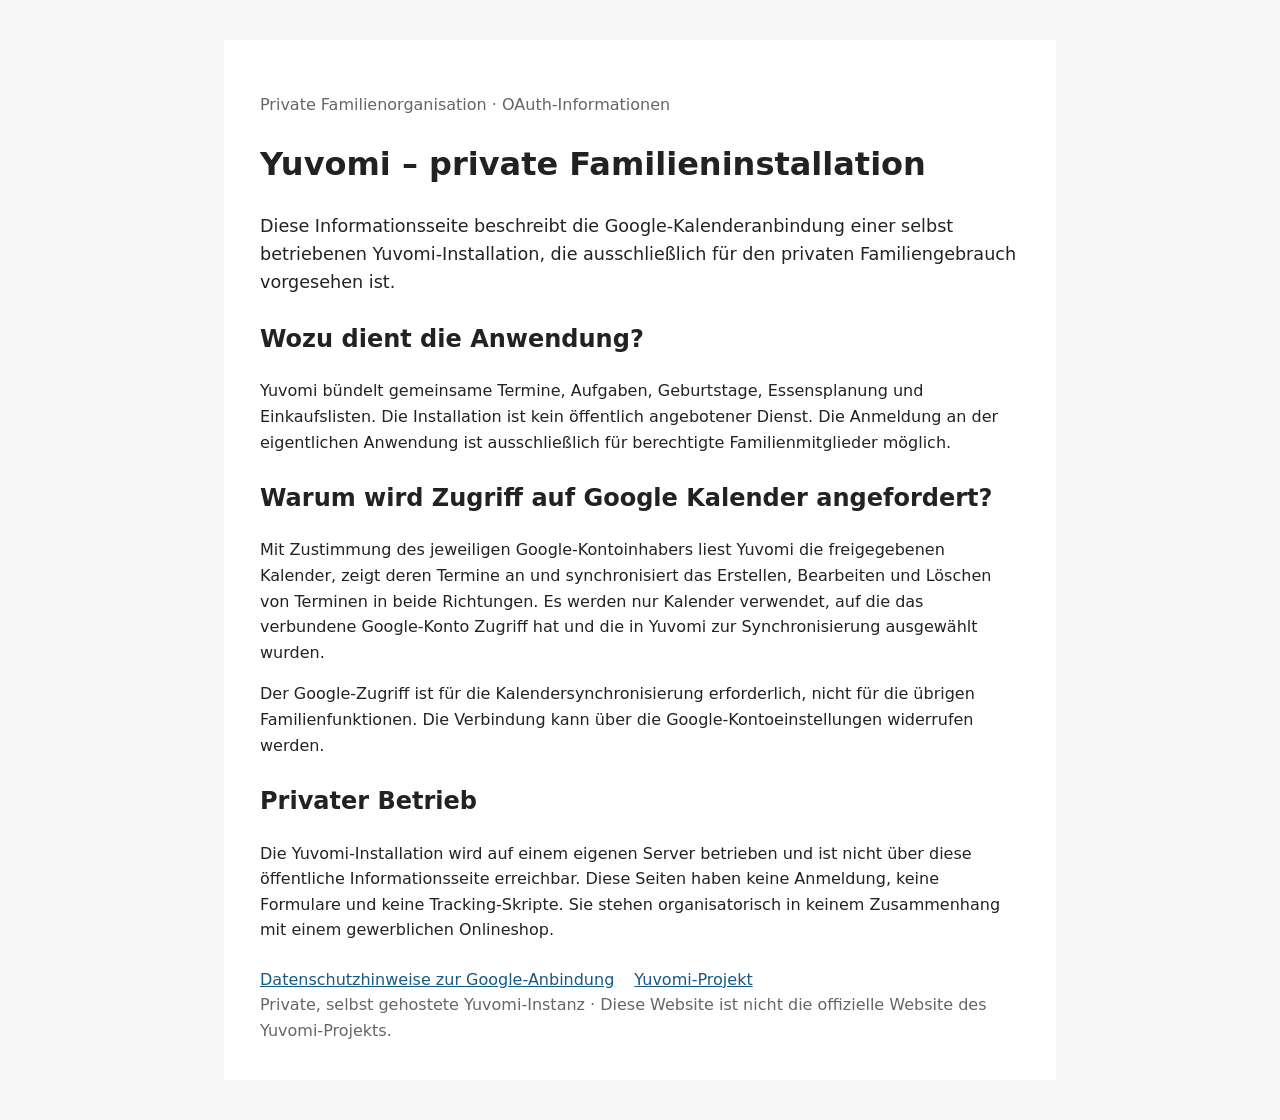
<file: index.html>
<!doctype html>
<html lang="de">
<head>
  <meta charset="utf-8">
  <meta name="viewport" content="width=device-width, initial-scale=1">
  <meta name="description" content="Informationen zur Google-Kalenderanbindung einer privat betriebenen Yuvomi-Familieninstallation.">
  <title>Yuvomi – private Familieninstallation</title>
  <link rel="stylesheet" href="./style.css">
</head>
<body>
  <main class="container">
    <p class="eyebrow">Private Familienorganisation · OAuth-Informationen</p>
    <h1>Yuvomi – private Familieninstallation</h1>
    <p class="lead">Diese Informationsseite beschreibt die Google-Kalenderanbindung einer selbst betriebenen Yuvomi-Installation, die ausschließlich für den privaten Familiengebrauch vorgesehen ist.</p>
    <section>
      <h2>Wozu dient die Anwendung?</h2>
      <p>Yuvomi bündelt gemeinsame Termine, Aufgaben, Geburtstage, Essensplanung und Einkaufslisten. Die Installation ist kein öffentlich angebotener Dienst. Die Anmeldung an der eigentlichen Anwendung ist ausschließlich für berechtigte Familienmitglieder möglich.</p>
    </section>
    <section>
      <h2>Warum wird Zugriff auf Google Kalender angefordert?</h2>
      <p>Mit Zustimmung des jeweiligen Google-Kontoinhabers liest Yuvomi die freigegebenen Kalender, zeigt deren Termine an und synchronisiert das Erstellen, Bearbeiten und Löschen von Terminen in beide Richtungen. Es werden nur Kalender verwendet, auf die das verbundene Google-Konto Zugriff hat und die in Yuvomi zur Synchronisierung ausgewählt wurden.</p>
      <p>Der Google-Zugriff ist für die Kalendersynchronisierung erforderlich, nicht für die übrigen Familienfunktionen. Die Verbindung kann über die Google-Kontoeinstellungen widerrufen werden.</p>
    </section>
    <section>
      <h2>Privater Betrieb</h2>
      <p>Die Yuvomi-Installation wird auf einem eigenen Server betrieben und ist nicht über diese öffentliche Informationsseite erreichbar. Diese Seiten haben keine Anmeldung, keine Formulare und keine Tracking-Skripte. Sie stehen organisatorisch in keinem Zusammenhang mit einem gewerblichen Onlineshop.</p>
    </section>
    <nav class="links" aria-label="Weiterführende Informationen">
      <a class="primary" href="./datenschutz.html">Datenschutzhinweise zur Google-Anbindung</a>
      <a href="https://github.com/ulsklyc/yuvomi">Yuvomi-Projekt</a>
    </nav>
    <footer>Private, selbst gehostete Yuvomi-Instanz · Diese Website ist nicht die offizielle Website des Yuvomi-Projekts.</footer>
  </main>
</body>
</html>
</file>
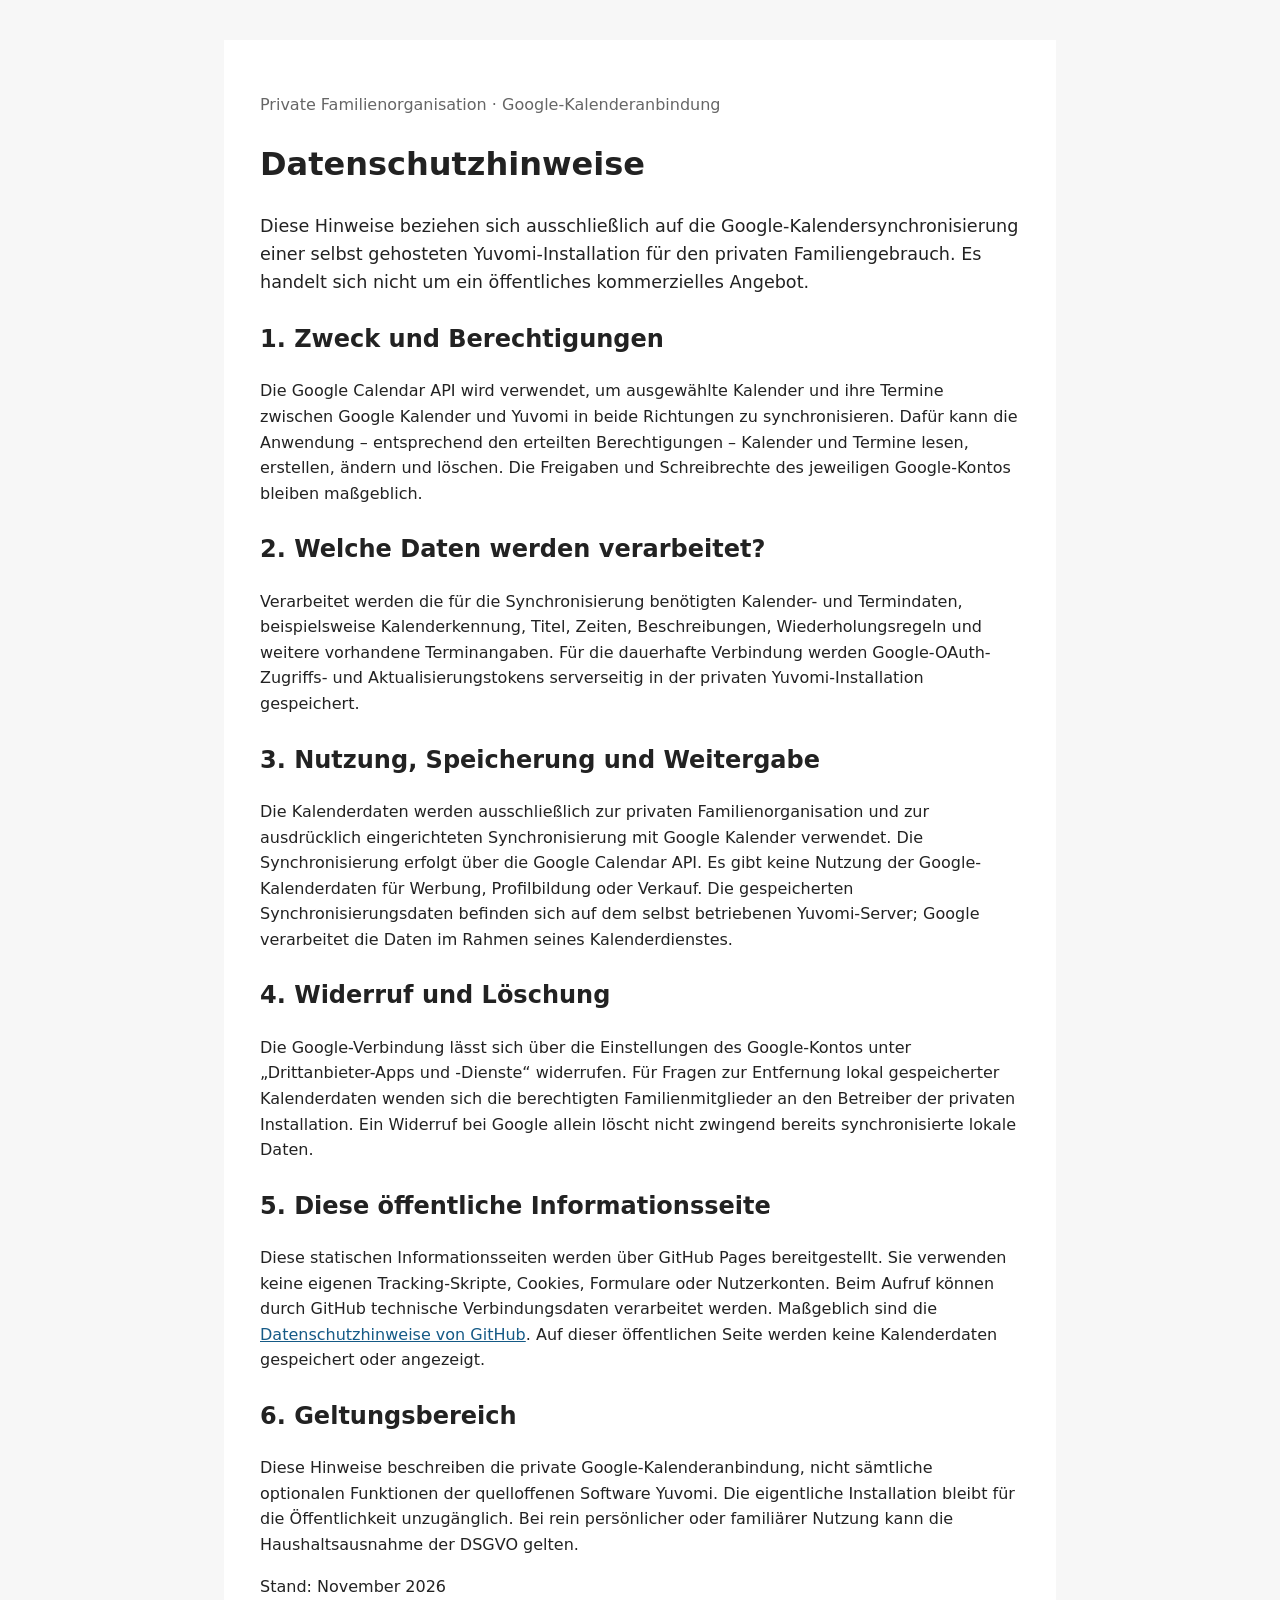
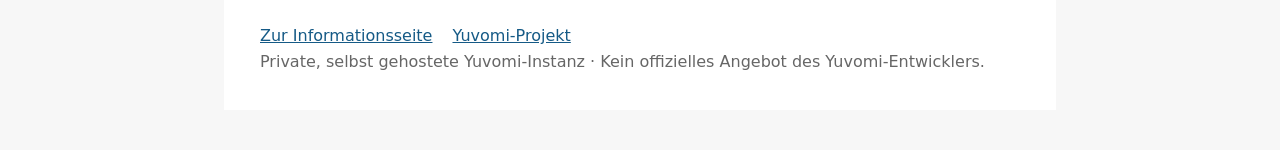
<file: datenschutz.html>
<!doctype html>
<html lang="de">
<head>
  <meta charset="utf-8">
  <meta name="viewport" content="width=device-width, initial-scale=1">
  <meta name="description" content="Datenschutzhinweise zur Google-Kalendersynchronisierung einer privaten Yuvomi-Installation.">
  <title>Datenschutz – private Yuvomi-Installation</title>
  <link rel="stylesheet" href="./style.css">
</head>
<body>
  <main class="container">
    <p class="eyebrow">Private Familienorganisation · Google-Kalenderanbindung</p>
    <h1>Datenschutzhinweise</h1>
    <p class="lead">Diese Hinweise beziehen sich ausschließlich auf die Google-Kalendersynchronisierung einer selbst gehosteten Yuvomi-Installation für den privaten Familiengebrauch. Es handelt sich nicht um ein öffentliches kommerzielles Angebot.</p>
    <section>
      <h2>1. Zweck und Berechtigungen</h2>
      <p>Die Google Calendar API wird verwendet, um ausgewählte Kalender und ihre Termine zwischen Google Kalender und Yuvomi in beide Richtungen zu synchronisieren. Dafür kann die Anwendung – entsprechend den erteilten Berechtigungen – Kalender und Termine lesen, erstellen, ändern und löschen. Die Freigaben und Schreibrechte des jeweiligen Google-Kontos bleiben maßgeblich.</p>
    </section>
    <section>
      <h2>2. Welche Daten werden verarbeitet?</h2>
      <p>Verarbeitet werden die für die Synchronisierung benötigten Kalender- und Termindaten, beispielsweise Kalenderkennung, Titel, Zeiten, Beschreibungen, Wiederholungsregeln und weitere vorhandene Terminangaben. Für die dauerhafte Verbindung werden Google-OAuth-Zugriffs- und Aktualisierungstokens serverseitig in der privaten Yuvomi-Installation gespeichert.</p>
    </section>
    <section>
      <h2>3. Nutzung, Speicherung und Weitergabe</h2>
      <p>Die Kalenderdaten werden ausschließlich zur privaten Familienorganisation und zur ausdrücklich eingerichteten Synchronisierung mit Google Kalender verwendet. Die Synchronisierung erfolgt über die Google Calendar API. Es gibt keine Nutzung der Google-Kalenderdaten für Werbung, Profilbildung oder Verkauf. Die gespeicherten Synchronisierungsdaten befinden sich auf dem selbst betriebenen Yuvomi-Server; Google verarbeitet die Daten im Rahmen seines Kalenderdienstes.</p>
    </section>
    <section>
      <h2>4. Widerruf und Löschung</h2>
      <p>Die Google-Verbindung lässt sich über die Einstellungen des Google-Kontos unter „Drittanbieter-Apps und -Dienste“ widerrufen. Für Fragen zur Entfernung lokal gespeicherter Kalenderdaten wenden sich die berechtigten Familienmitglieder an den Betreiber der privaten Installation. Ein Widerruf bei Google allein löscht nicht zwingend bereits synchronisierte lokale Daten.</p>
    </section>
    <section>
      <h2>5. Diese öffentliche Informationsseite</h2>
      <p>Diese statischen Informationsseiten werden über GitHub Pages bereitgestellt. Sie verwenden keine eigenen Tracking-Skripte, Cookies, Formulare oder Nutzerkonten. Beim Aufruf können durch GitHub technische Verbindungsdaten verarbeitet werden. Maßgeblich sind die <a href="https://docs.github.com/de/site-policy/privacy-policies/github-general-privacy-statement">Datenschutzhinweise von GitHub</a>. Auf dieser öffentlichen Seite werden keine Kalenderdaten gespeichert oder angezeigt.</p>
    </section>
    <section>
      <h2>6. Geltungsbereich</h2>
      <p>Diese Hinweise beschreiben die private Google-Kalenderanbindung, nicht sämtliche optionalen Funktionen der quelloffenen Software Yuvomi. Die eigentliche Installation bleibt für die Öffentlichkeit unzugänglich. Bei rein persönlicher oder familiärer Nutzung kann die Haushaltsausnahme der DSGVO gelten.</p>
      <p>Stand: November 2026</p>
    </section>
    <nav class="links" aria-label="Navigation">
      <a class="primary" href="./index.html">Zur Informationsseite</a>
      <a href="https://github.com/ulsklyc/yuvomi">Yuvomi-Projekt</a>
    </nav>
    <footer>Private, selbst gehostete Yuvomi-Instanz · Kein offizielles Angebot des Yuvomi-Entwicklers.</footer>
  </main>
</body>
</html>
</file>
<file: style.css>
body{font-family:system-ui,sans-serif;line-height:1.6;color:#222;background:#f7f7f7;margin:0}.container{max-width:760px;margin:40px auto;padding:36px;background:white}h1{font-size:2rem}section{margin:24px 0}.eyebrow,footer{color:#666}.lead{font-size:1.1rem}.links{display:flex;gap:20px;flex-wrap:wrap}a{color:#155a86}@media(max-width:800px){.container{margin:0;padding:24px}}
</file>
